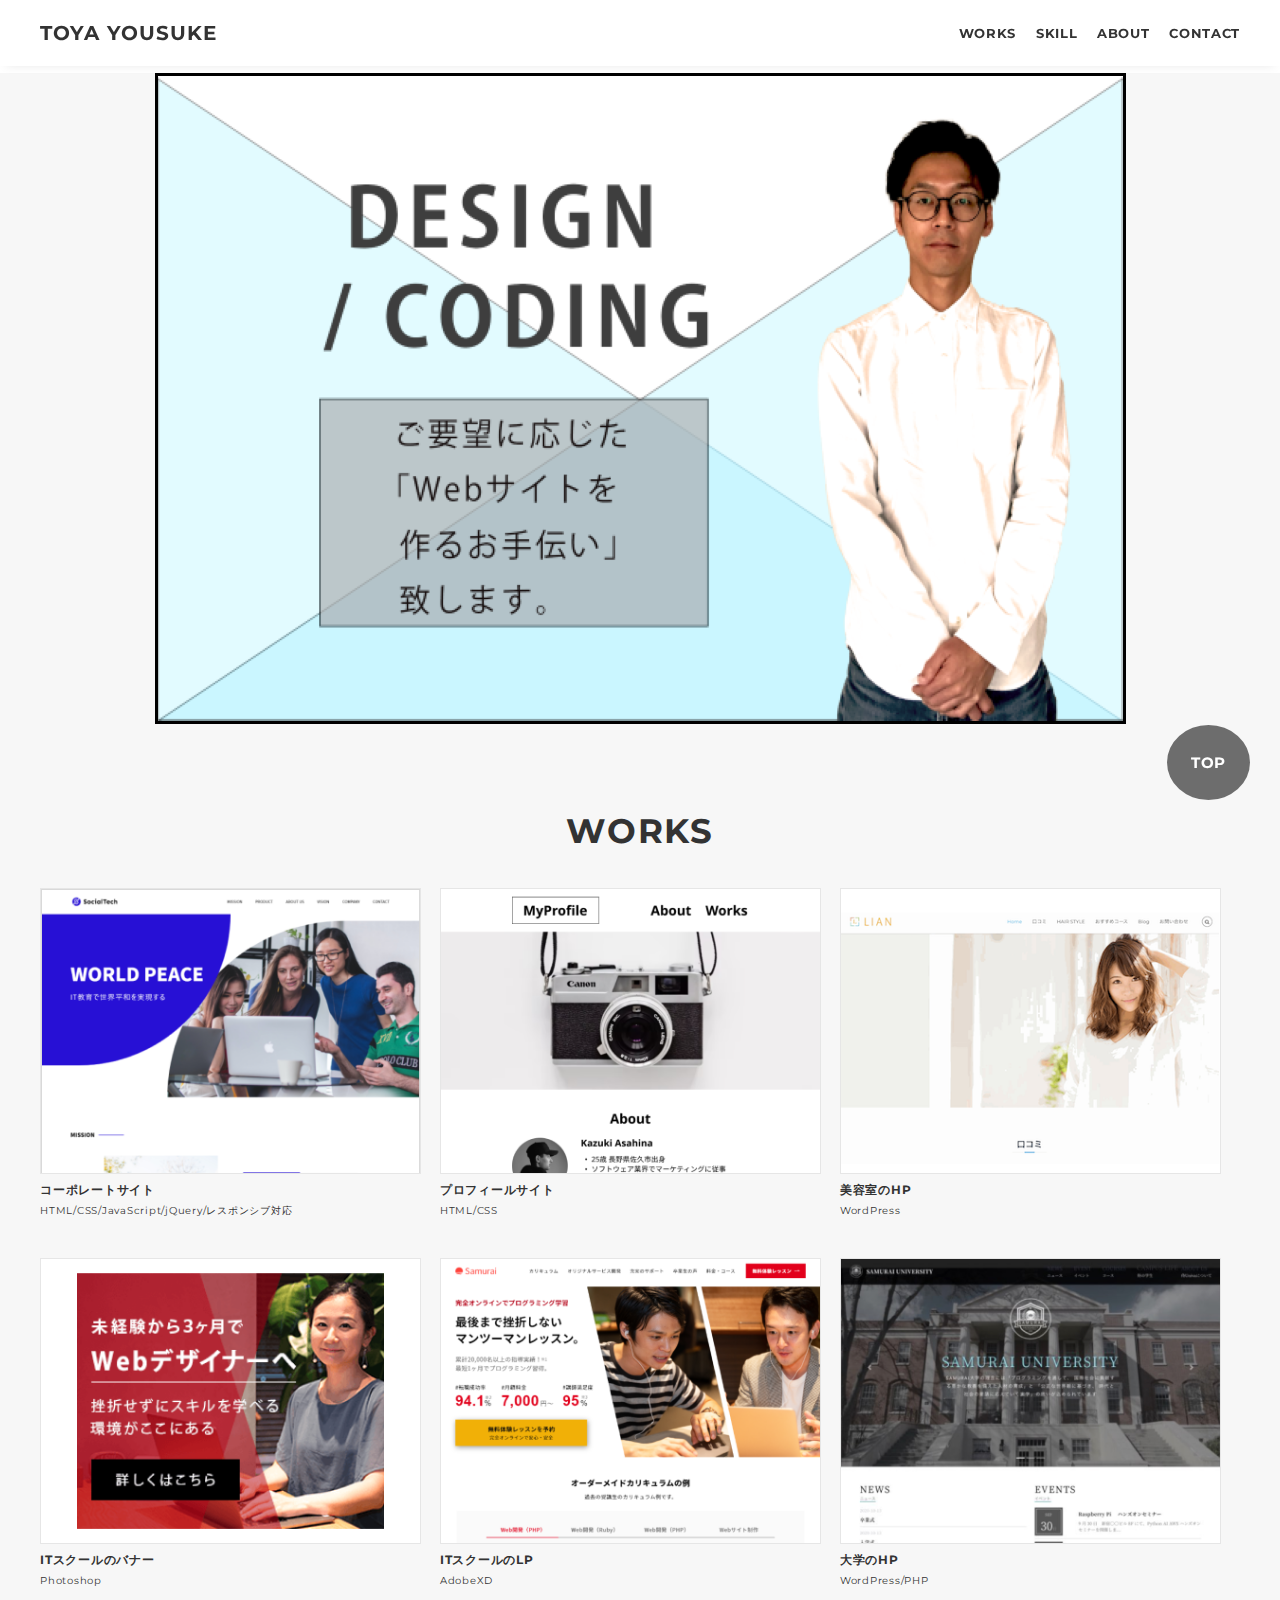
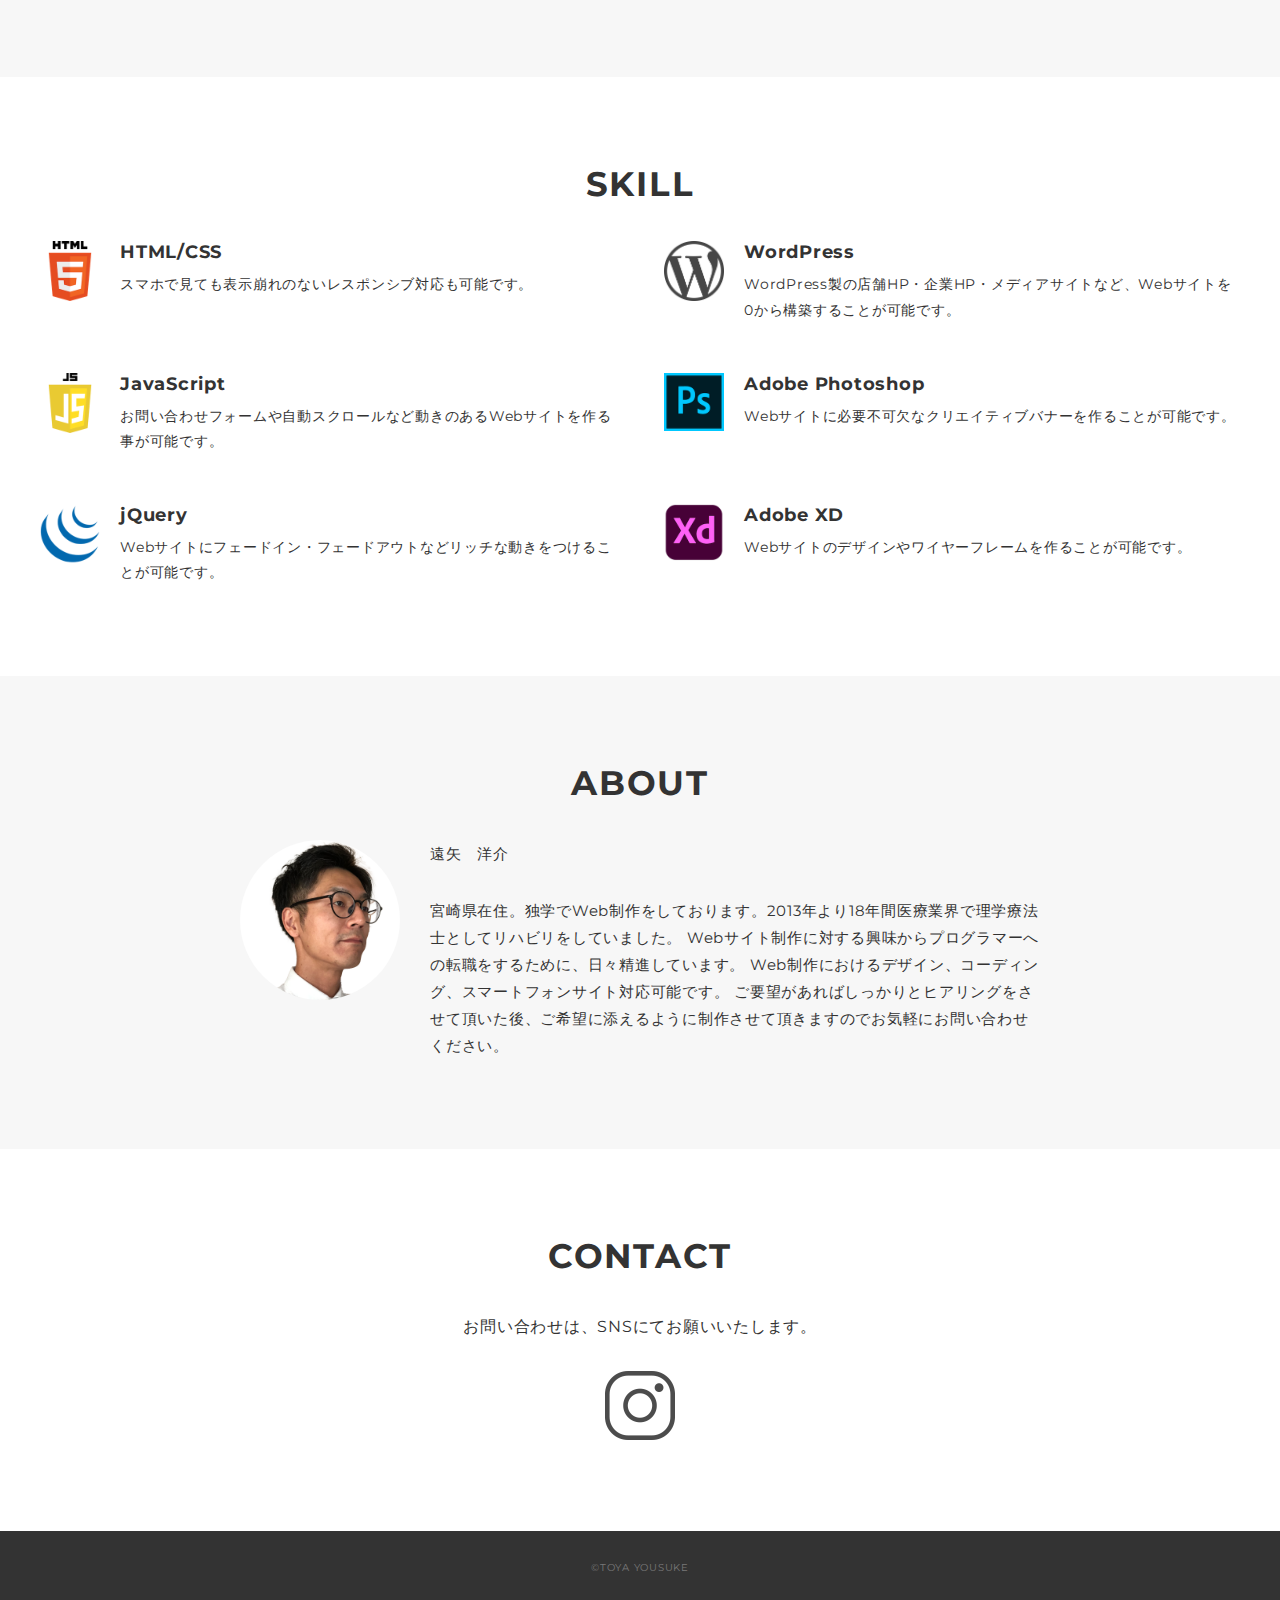
<file: index.html>
<!DOCTYPE html>
<html>
<head>
  <meta charset="utf-8">
  <meta name="viewport" content="width=device-width, initial-scale=1.0, maximum-scale=1.0, minimum-scale=1.0">
  <title>遠矢　洋介のポートフォリオ</title>
  <link rel="preconnect" href="https://fonts.gstatic.com">
  <link href="https://fonts.googleapis.com/css2?family=Montserrat:wght@400;700&display=swap" rel="stylesheet">
  <link href="https://fonts.googleapis.com/css?family=Material+Icons+Outlined" rel="stylesheet">
  <link href="css/ress.css" media="all" rel="stylesheet" type="text/css" />
  <link href="css/style.css" media="all" rel="stylesheet" type="text/css" />
</head>

<body>
  <div class="wrapper">

    <!-- header -->
    <header class="header ">
      <div class="container">
        <h1 class="header-logo">
          <a href="#">TOYA YOUSUKE</a>
        </h1>
        <nav class="gnav">
          <ul class="gnav-list">
            <li class="gnav-item"><a href="#works">WORKS</a></li>
            <li class="gnav-item"><a href="#skill">SKILL</a></li>
            <li class="gnav-item"><a href="#about">ABOUT</a></li>
            <li class="gnav-item"><a href="#contact">CONTACT</a></li>
          </ul>
        </nav>
      </div>
    </header>
    <!-- /header -->

    <main class="content">

      <!-- mv -->
      <div class="mv">
        <div class="mv-container">
          <img src="img/profile2.png" alt="プロフィール画像">
        </div>
      </div>
      <!-- /mv -->

      <!-- works -->
      <section class="works section" id="works">
        <div class="container">
          <h2 class="title">WORKS</h2>
          <div class="works-list">
            <a class="works-item" href="works-1.html">
              <div class="works-img"><img src="img/works/html1.png" alt="html1" /></div>
              <p class="works-name">コーポレートサイト</p>
              <p class="works-info">HTML/CSS/JavaScript/jQuery/レスポンシブ対応</p>
            </a>
            <a class="works-item" href="works-2.html">
              <div class="works-img"><img src="img/works/html2.png" alt="html2" /></div>
              <p class="works-name">プロフィールサイト</p>
              <p class="works-info">HTML/CSS</p>
            </a>
            <a class="works-item" href="works-3.html">
              <div class="works-img"><img src="img/works/wordpress1.png" alt="WordPress" /></div>
              <p class="works-name">美容室のHP</p>
              <p class="works-info">WordPress</p>
            </a>
            <a class="works-item" href="works-4.html">
              <div class="works-img"><img src="img/works/photoshop.png" alt="Photoshop" /></div>
              <p class="works-name">ITスクールのバナー</p>
              <p class="works-info">Photoshop</p>
            </a>
            <a class="works-item" href="works-5.html">
              <div class="works-img"><img src="img/works/xd.png" alt="AdobeXD" /></div>
              <p class="works-name">ITスクールのLP</p>
              <p class="works-info">AdobeXD</p>
            </a>
            <a class="works-item" href="works-6.html">
              <div class="works-img"><img src="img/works/wordpress2.png" alt="WordPress2" /></div>
              <p class="works-name">大学のHP</p>
              <p class="works-info">WordPress/PHP</p>
            </a>
          </div>
        </div>
      </section>
      <!-- /works -->

      <!-- skill -->
      <section class="skill section" id="skill">
        <div class="container">
          <h2 class="title">SKILL</h2>
          <div class="skill-list">
            <div class="skill-item">
              <p class="skill-img"><img src="img/skills/html.png" alt="html"></p>
              <div class="skill-body">
                <h3 class="skill-name">HTML/CSS</h3>
                <p class="skill-text">
                  スマホで見ても表示崩れのないレスポンシブ対応も可能です。</p>
              </div>
            </div>
            <div class="skill-item">
              <p class="skill-img"><img src="img/skills/wordpress.png" alt="wordpress"></p>
              <div class="skill-body">
                <h3 class="skill-name">WordPress</h3>
                <p class="skill-text">
                  WordPress製の店舗HP・企業HP・メディアサイトなど、Webサイトを0から構築することが可能です。</p>
              </div>
            </div>
            <div class="skill-item">
              <p class="skill-img"><img src="img/skills/js.png" alt="javascript"></p>
              <div class="skill-body">
                <h3 class="skill-name">JavaScript</h3>
                <p class="skill-text">
                  お問い合わせフォームや自動スクロールなど動きのあるWebサイトを作る事が可能です。</p>
              </div>
            </div>
            <div class="skill-item">
              <p class="skill-img"><img src="img/skills/photoshop.png" alt="photoshop"></p>
              <div class="skill-body">
                <h3 class="skill-name">Adobe Photoshop</h3>
                <p class="skill-text">
                  Webサイトに必要不可欠なクリエイティブバナーを作ることが可能です。</p>
              </div>
            </div>
            <div class="skill-item">
              <p class="skill-img"><img src="img/skills/jquery.png" alt="jquery"></p>
              <div class="skill-body">
                <h3 class="skill-name">jQuery</h3>
                <p class="skill-text">
                  Webサイトにフェードイン・フェードアウトなどリッチな動きをつけることが可能です。</p>
              </div>
            </div>
            <div class="skill-item">
              <p class="skill-img"><img src="img/skills/xd.png" alt="adobexd"></p>
              <div class="skill-body">
                <h3 class="skill-name">Adobe XD</h3>
                <p class="skill-text">
                  Webサイトのデザインやワイヤーフレームを作ることが可能です。</p>
              </div>
            </div>
          </div>
        </div>
      </section>
      <!-- /skill -->

      <!-- about -->
      <section class="about section" id="about">
        <div class="container">
          <h2 class="title">ABOUT</h2>
          <div class="profile">
            <p class="profile-img">
              <img src="img/face.png" alt="about">
            </p>
            <div class="profile-body">
              <p>
                遠矢　洋介
              </p>
              <p>
                宮崎県在住。独学でWeb制作をしております。2013年より18年間医療業界で理学療法士としてリハビリをしていました。
                Webサイト制作に対する興味からプログラマーへの転職をするために、日々精進しています。
                Web制作におけるデザイン、コーディング、スマートフォンサイト対応可能です。
                ご要望があればしっかりとヒアリングをさせて頂いた後、ご希望に添えるように制作させて頂きますのでお気軽にお問い合わせください。
              </p>
              
            </div>
          </div>
        </div>
      </section>
      <!-- /about -->

      <!-- contact -->
      <section class="contact section" id="contact">
        <div class="container">
          <h2 class="title">CONTACT</h2>
          <p class="lead">
            お問い合わせは、<br class="sp-only">SNSにてお願いいたします。
          </p>
          <div class="contact-list">
            <a href="http://instagram.com/" target="_blank">
              <img src="img/icon_instagram.gif" alt="Instagram">
            </a>
            <!-- <a href="http://facebook.com/" target="_blank">
              <img src="img/icon_facebook.gif" alt="Facebook">
            </a> -->
          </div>
        </div>
      </section>
      <!-- /contact -->
    </main>

    <!-- footer -->
    <footer class="footer">
      <div class="copyright">&copy;TOYA YOUSUKE</div>
    </footer>
    <!-- /footer -->

    <!-- TOPへ戻る -->
    <a href="#" id="page-top">TOP</a>
  </div>

  <script src="https://ajax.googleapis.com/ajax/libs/jquery/3.6.0/jquery.min.js"></script>
  <script type='text/javascript' src="js/script.js"></script>
</body>
</html>
</file>
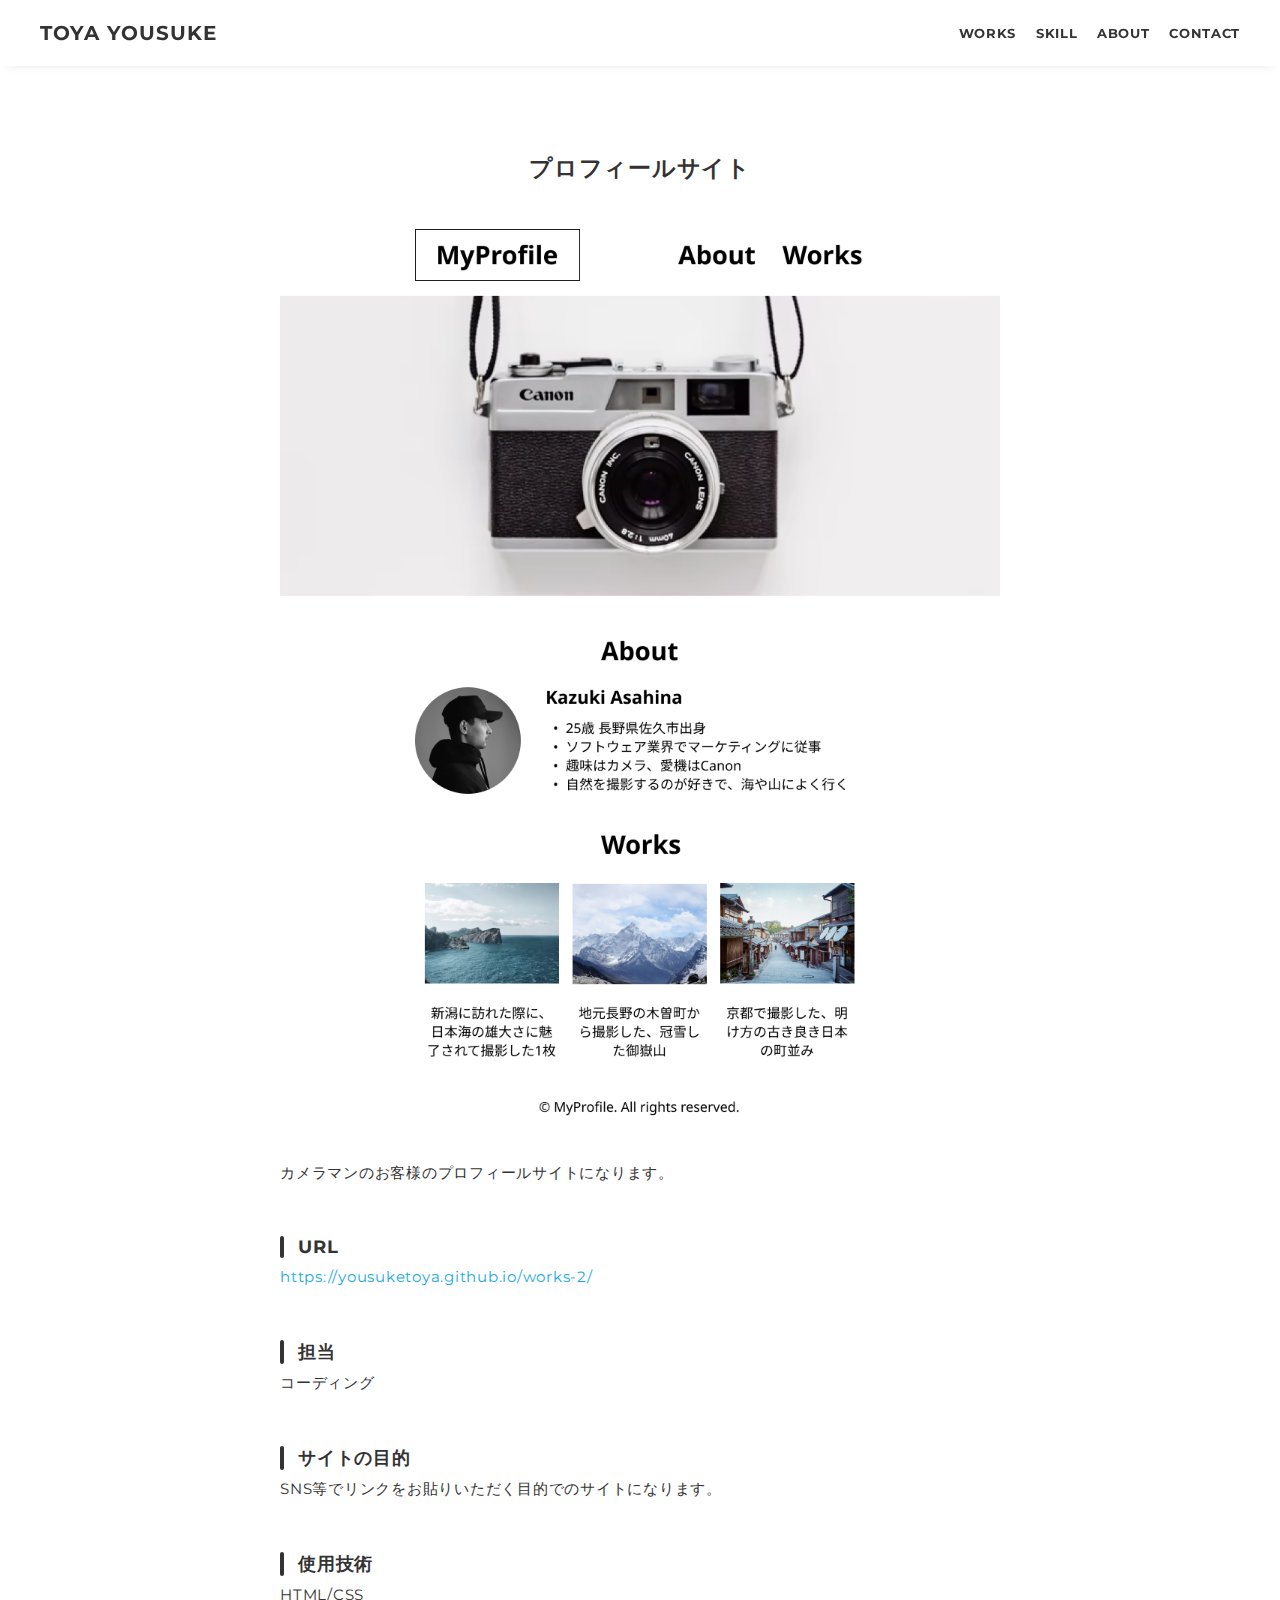
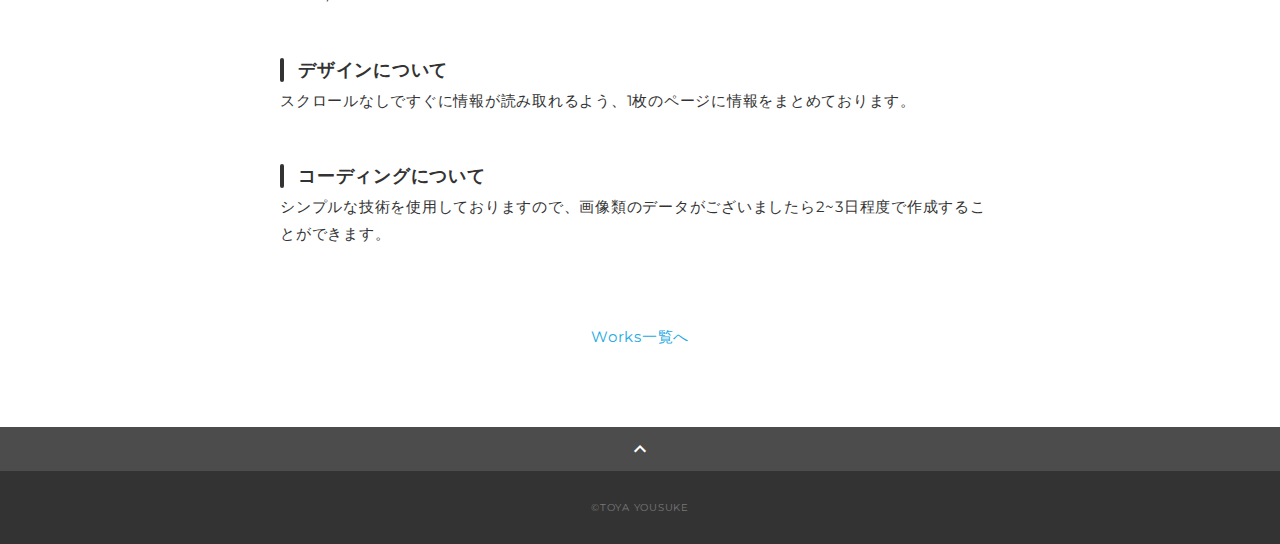
<file: works-2.html>
<!DOCTYPE html>
<html>
<head>
  <meta charset="utf-8">
  <meta name="viewport" content="width=device-width, initial-scale=1.0, maximum-scale=1.0, minimum-scale=1.0">
  <title>TOYA ポートフォリオ works-2</title>
  <link rel="preconnect" href="https://fonts.gstatic.com">
  <link href="https://fonts.googleapis.com/css2?family=Montserrat:wght@400;700&display=swap" rel="stylesheet">
  <link href="https://fonts.googleapis.com/css?family=Material+Icons+Outlined" rel="stylesheet">
  <link href="css/ress.css" media="all" rel="stylesheet" type="text/css" />
  <link href="css/style.css" media="all" rel="stylesheet" type="text/css" />
</head>

<body>
  <div class="wrapper">

    <!-- header -->
    <header class="header ">
      <div class="container">
        <h1 class="header-logo">
          <a href="index.html">TOYA YOUSUKE</a>
        </h1>
        <nav class="gnav">
          <ul class="gnav-list">
            <li class="gnav-item"><a href="index.html#works">WORKS</a></li>
            <li class="gnav-item"><a href="index.html#skill">SKILL</a></li>
            <li class="gnav-item"><a href="index.html#about">ABOUT</a></li>
            <li class="gnav-item"><a href="index.html#contact">CONTACT</a></li>
          </ul>
        </nav>
      </div>
    </header>
    <!-- /header -->

    <main class="content">

      <article class="article">
        <div class="article-container">
          <h2 class="article-title">プロフィールサイト</h2>
          <div class="article-body">
            <p>
              <img src="img/works-detail/works-2_pc.png" alt="">
            </p>
            <p>
              カメラマンのお客様のプロフィールサイトになります。
            </p>
            <h3>URL</h3>
            <p><a href="https://yousuketoya.github.io/works-2/" target="_blank" rel="noopener">https://yousuketoya.github.io/works-2/</a></p>
            <h3>担当</h3>
            <p>コーディング</p>
            <h3>サイトの目的</h3>
            <p>SNS等でリンクをお貼りいただく目的でのサイトになります。</p>
            <h3>使用技術</h3>
            <p>HTML/CSS</p>
            <h3>デザインについて</h3>
            <p>
              スクロールなしですぐに情報が読み取れるよう、1枚のページに情報をまとめております。
            </p>
            <h3>コーディングについて</h3>
            <p>
              シンプルな技術を使用しておりますので、画像類のデータがございましたら2~3日程度で作成することができます。
            </p>
          </div>
          <div class="home-link">
            <a href="index.html#works">Works一覧へ</a>
          </div>
        </div>
      </article>

      <div class="page-top" id="js-page-top">
        <span class="material-icons-outlined">expand_less</span>
      </div>
    </main>

    <!-- footer -->
    <footer class="footer">
      <div class="copyright">&copy;TOYA YOUSUKE</div>
    </footer>
    <!-- /footer -->

  </div>
  <script src="https://ajax.googleapis.com/ajax/libs/jquery/3.6.0/jquery.min.js"></script>
  <script type='text/javascript' src="js/script.js"></script>
</body>
</html>
</file>
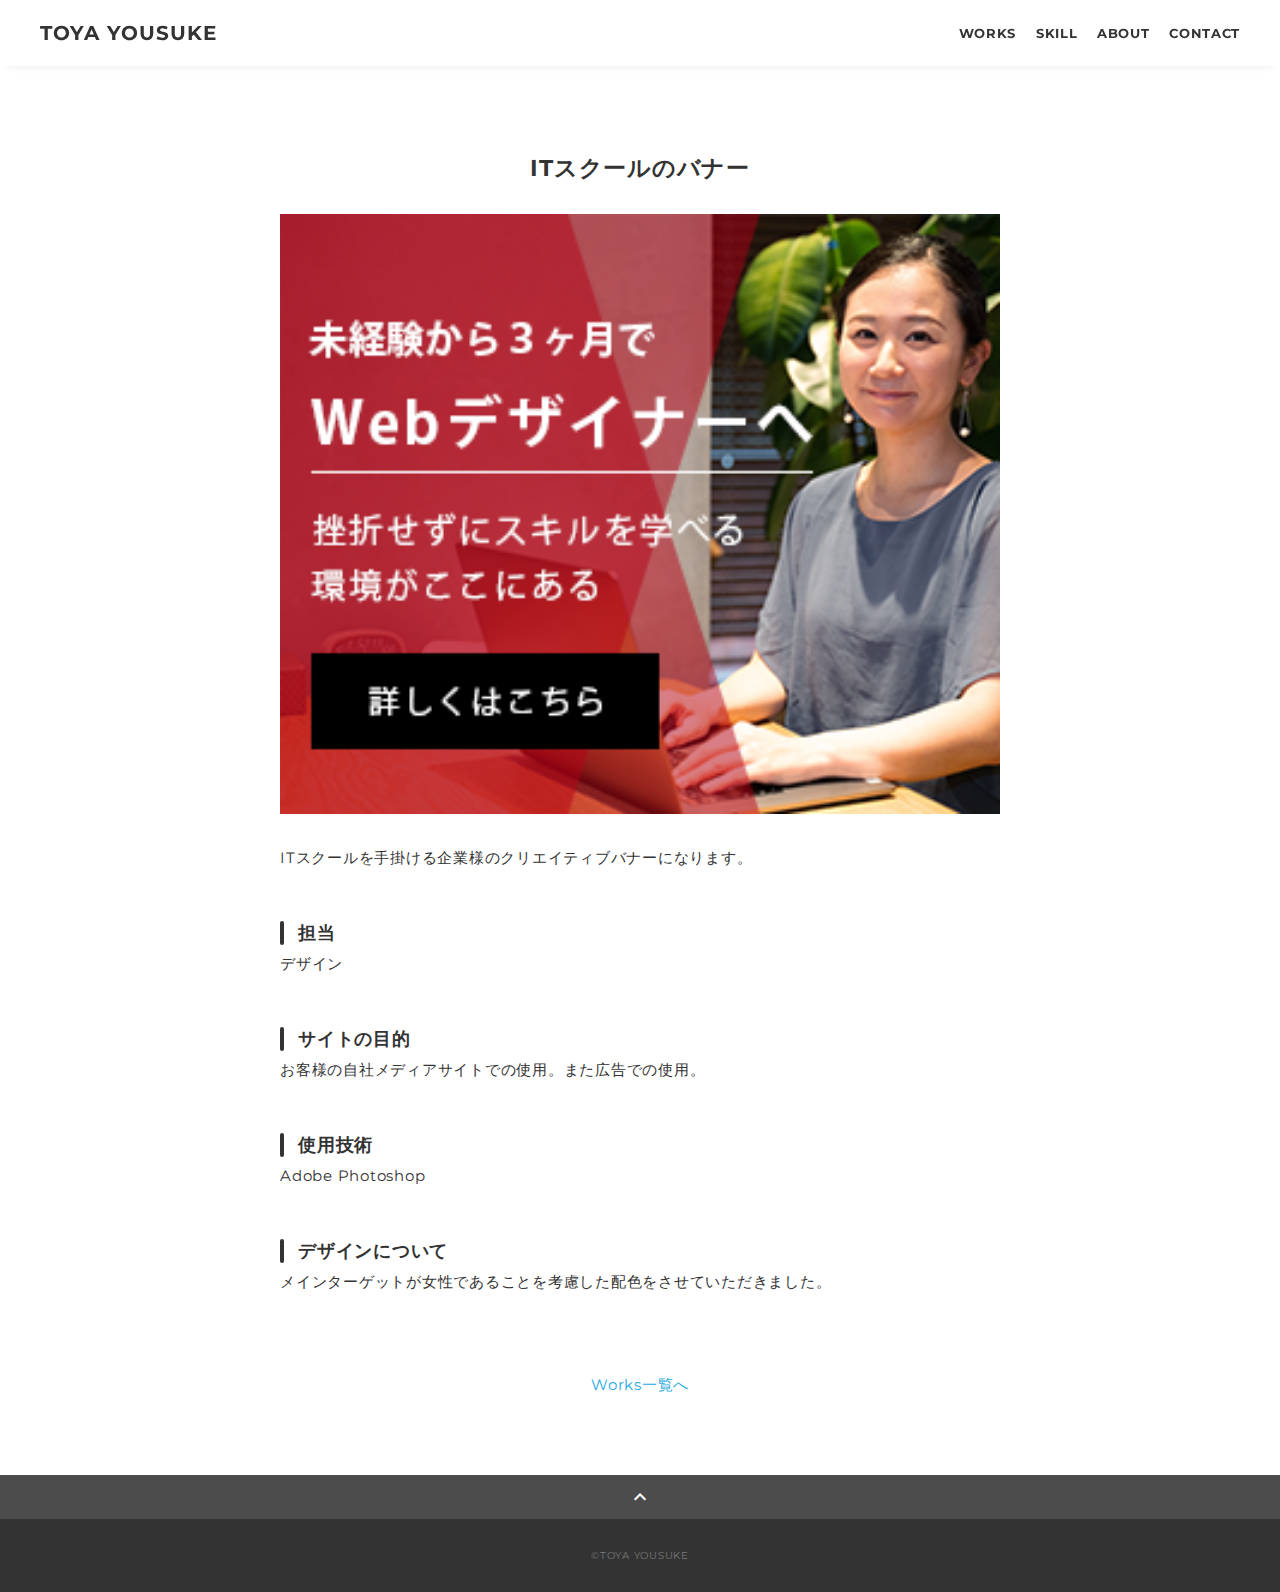
<file: works-4.html>
<!DOCTYPE html>
<html>
<head>
  <meta charset="utf-8">
  <meta name="viewport" content="width=device-width, initial-scale=1.0, maximum-scale=1.0, minimum-scale=1.0">
  <title>TOYA ポートフォリオ works-4</title>
  <link rel="preconnect" href="https://fonts.gstatic.com">
  <link href="https://fonts.googleapis.com/css2?family=Montserrat:wght@400;700&display=swap" rel="stylesheet">
  <link href="https://fonts.googleapis.com/css?family=Material+Icons+Outlined" rel="stylesheet">
  <link href="css/ress.css" media="all" rel="stylesheet" type="text/css" />
  <link href="css/style.css" media="all" rel="stylesheet" type="text/css" />
</head>

<body>
  <div class="wrapper">

    <!-- header -->
    <header class="header ">
      <div class="container">
        <h1 class="header-logo">
          <a href="index.html">TOYA YOUSUKE</a>
        </h1>
        <nav class="gnav">
          <ul class="gnav-list">
            <li class="gnav-item"><a href="index.html#works">WORKS</a></li>
            <li class="gnav-item"><a href="index.html#skill">SKILL</a></li>
            <li class="gnav-item"><a href="index.html#about">ABOUT</a></li>
            <li class="gnav-item"><a href="index.html#contact">CONTACT</a></li>
          </ul>
        </nav>
      </div>
    </header>
    <!-- /header -->

    <main class="content">

      <article class="article">
        <div class="article-container">
          <h2 class="article-title">ITスクールのバナー</h2>
          <div class="article-body">
            <p style="text-align: center;">
              <img src="img/works-detail/works-4.png" alt="">
            </p>
            <p>
              ITスクールを手掛ける企業様のクリエイティブバナーになります。
            </p>
            
            <h3>担当</h3>
            <p>デザイン</p>
            <h3>サイトの目的</h3>
            <p>お客様の自社メディアサイトでの使用。また広告での使用。</p>
            <h3>使用技術</h3>
            <p>Adobe Photoshop</p>
            <h3>デザインについて</h3>
            <p>
              メインターゲットが女性であることを考慮した配色をさせていただきました。
            </p>
          </div>
          <div class="home-link">
            <a href="index.html#works">Works一覧へ</a>
          </div>
        </div>
      </article>

      <div class="page-top" id="js-page-top">
        <span class="material-icons-outlined">expand_less</span>
      </div>
    </main>

    <!-- footer -->
    <footer class="footer">
      <div class="copyright">&copy;TOYA YOUSUKE</div>
    </footer>
    <!-- /footer -->

  </div>
  <script src="https://ajax.googleapis.com/ajax/libs/jquery/3.6.0/jquery.min.js"></script>
  <script type='text/javascript' src="js/script.js"></script>
</body>
</html>
</file>
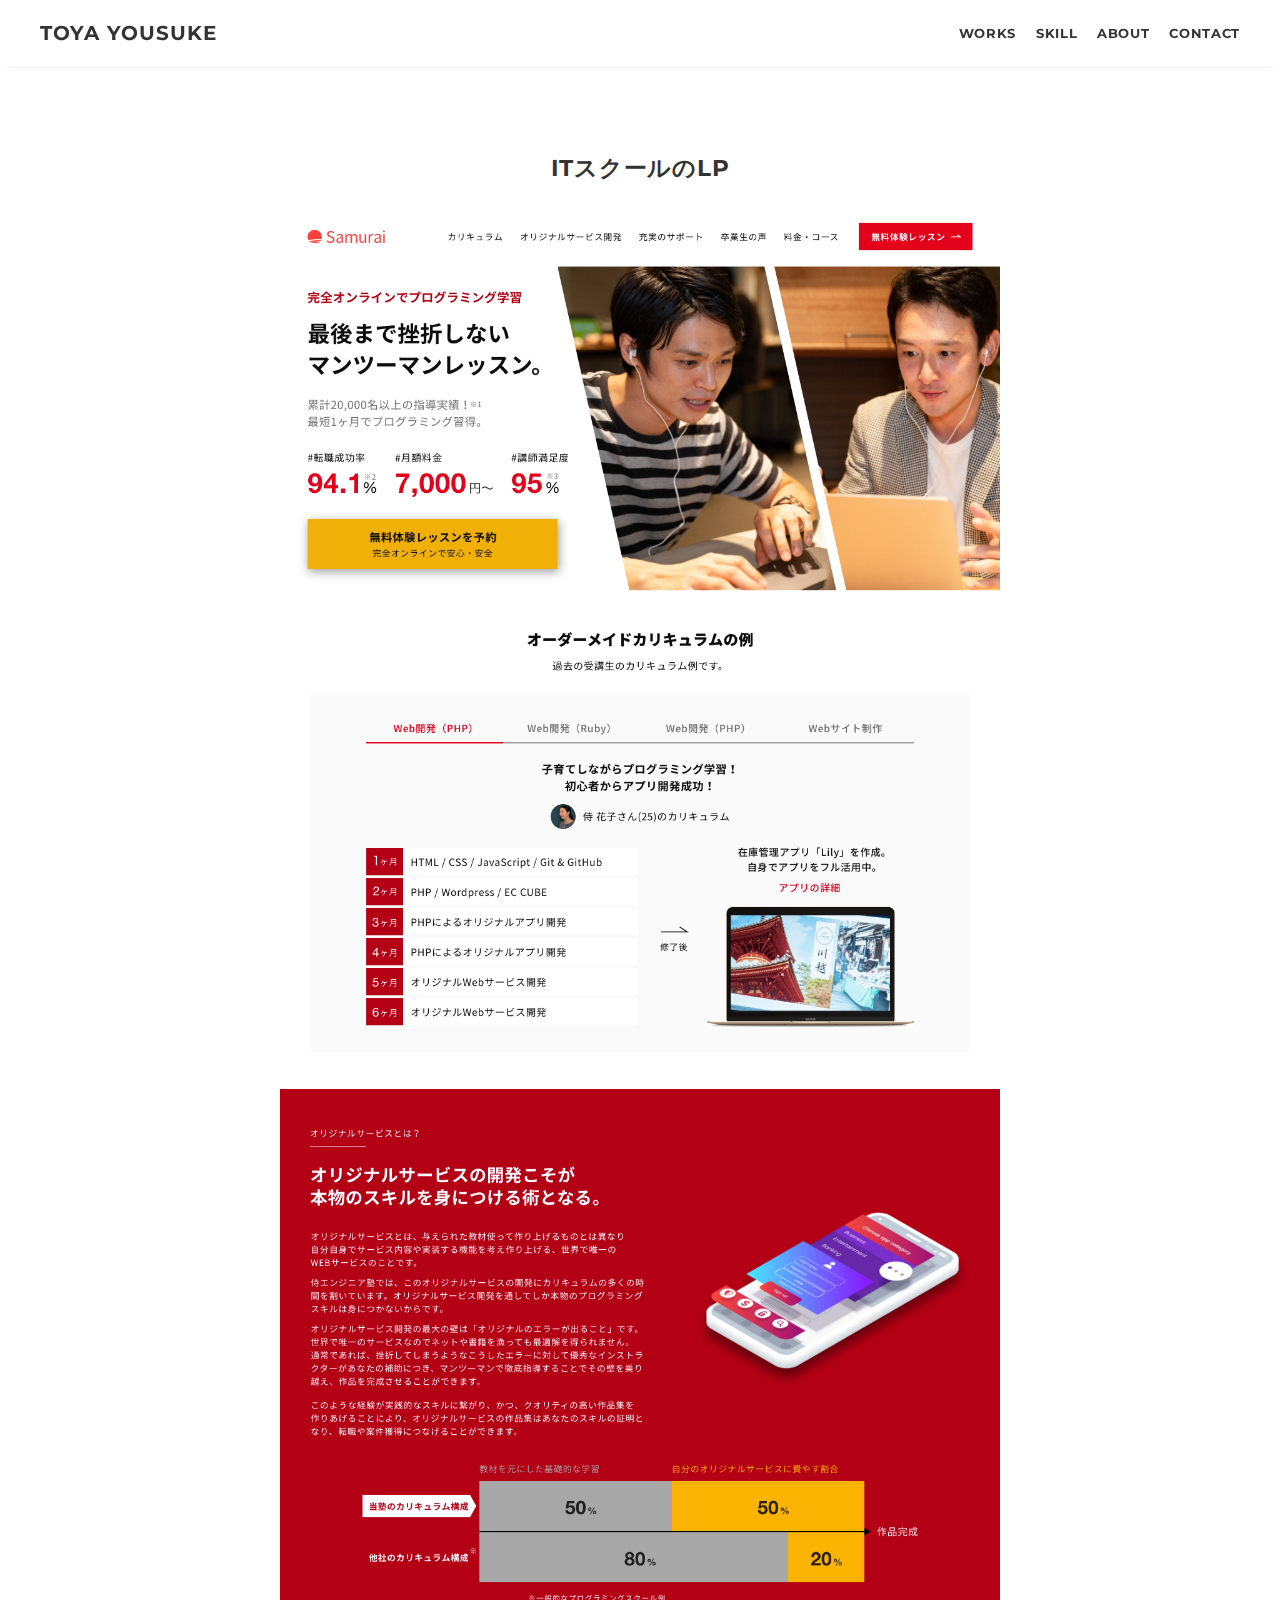
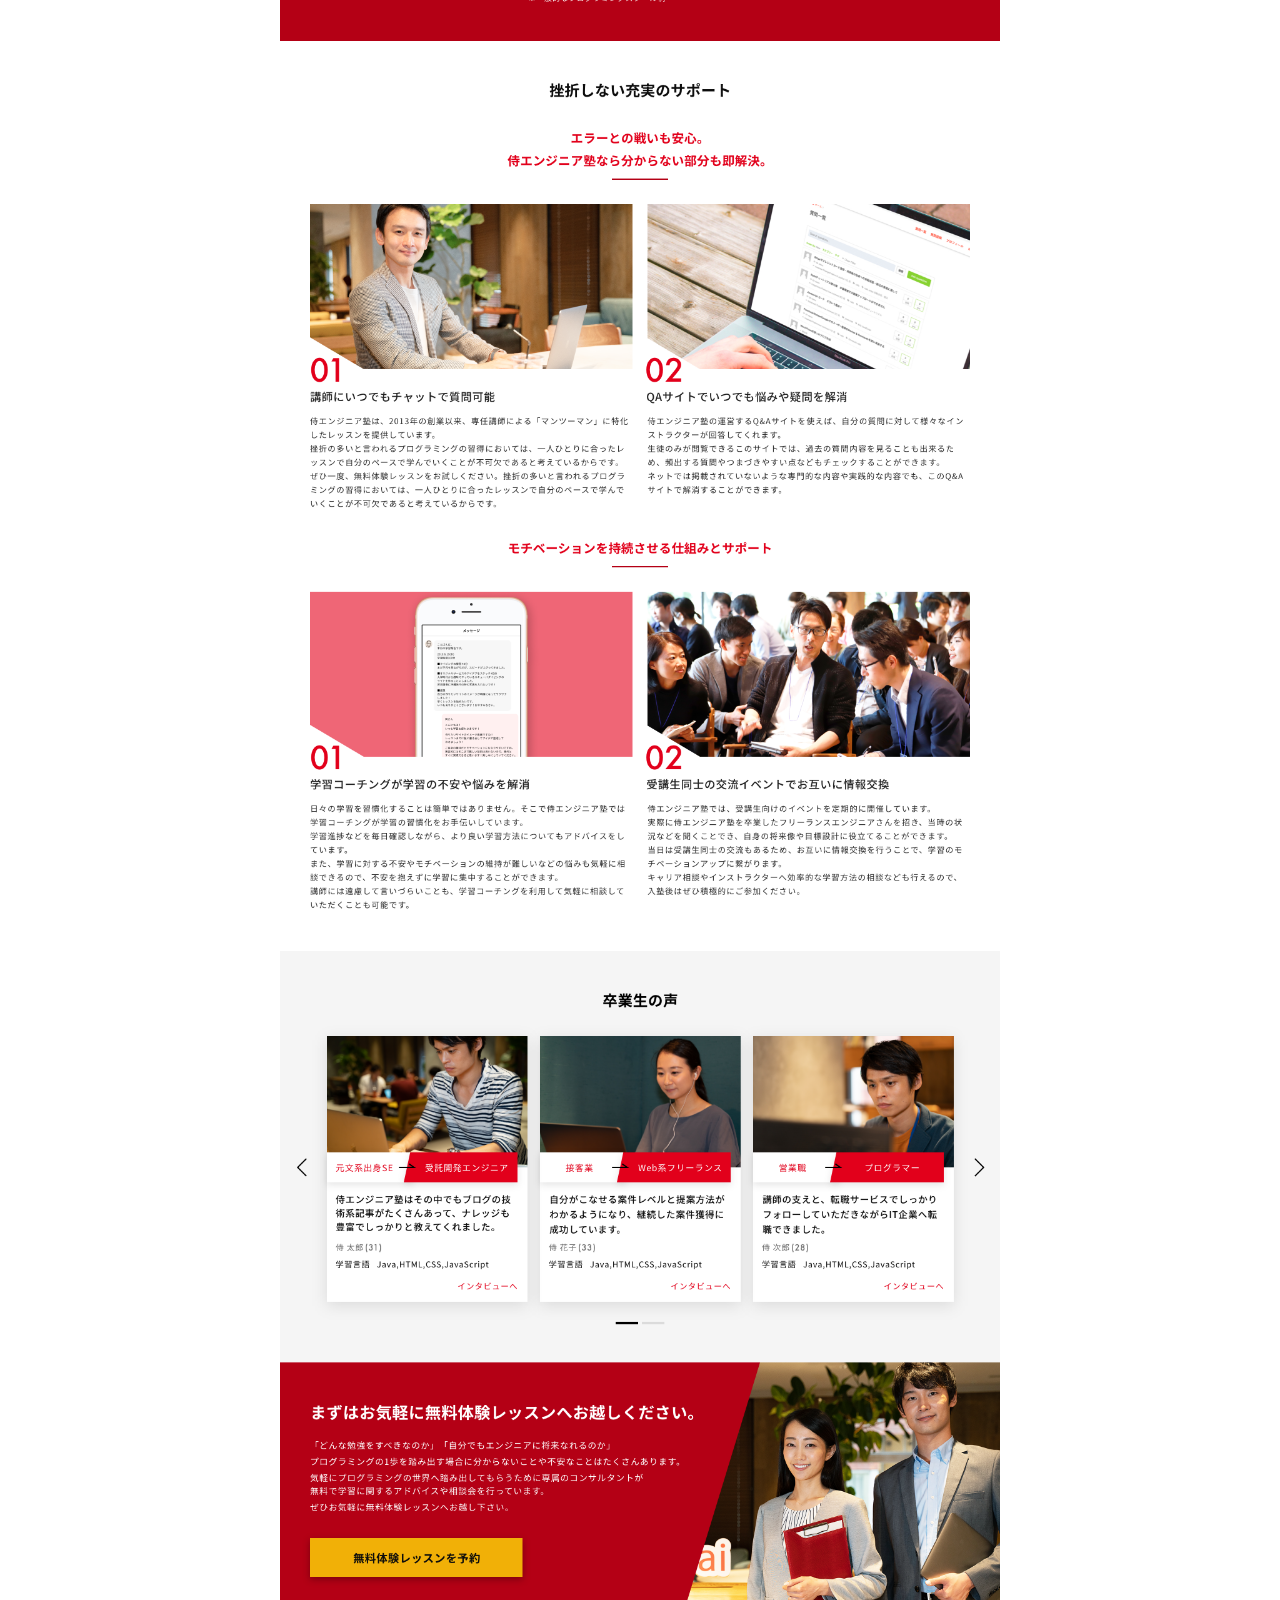
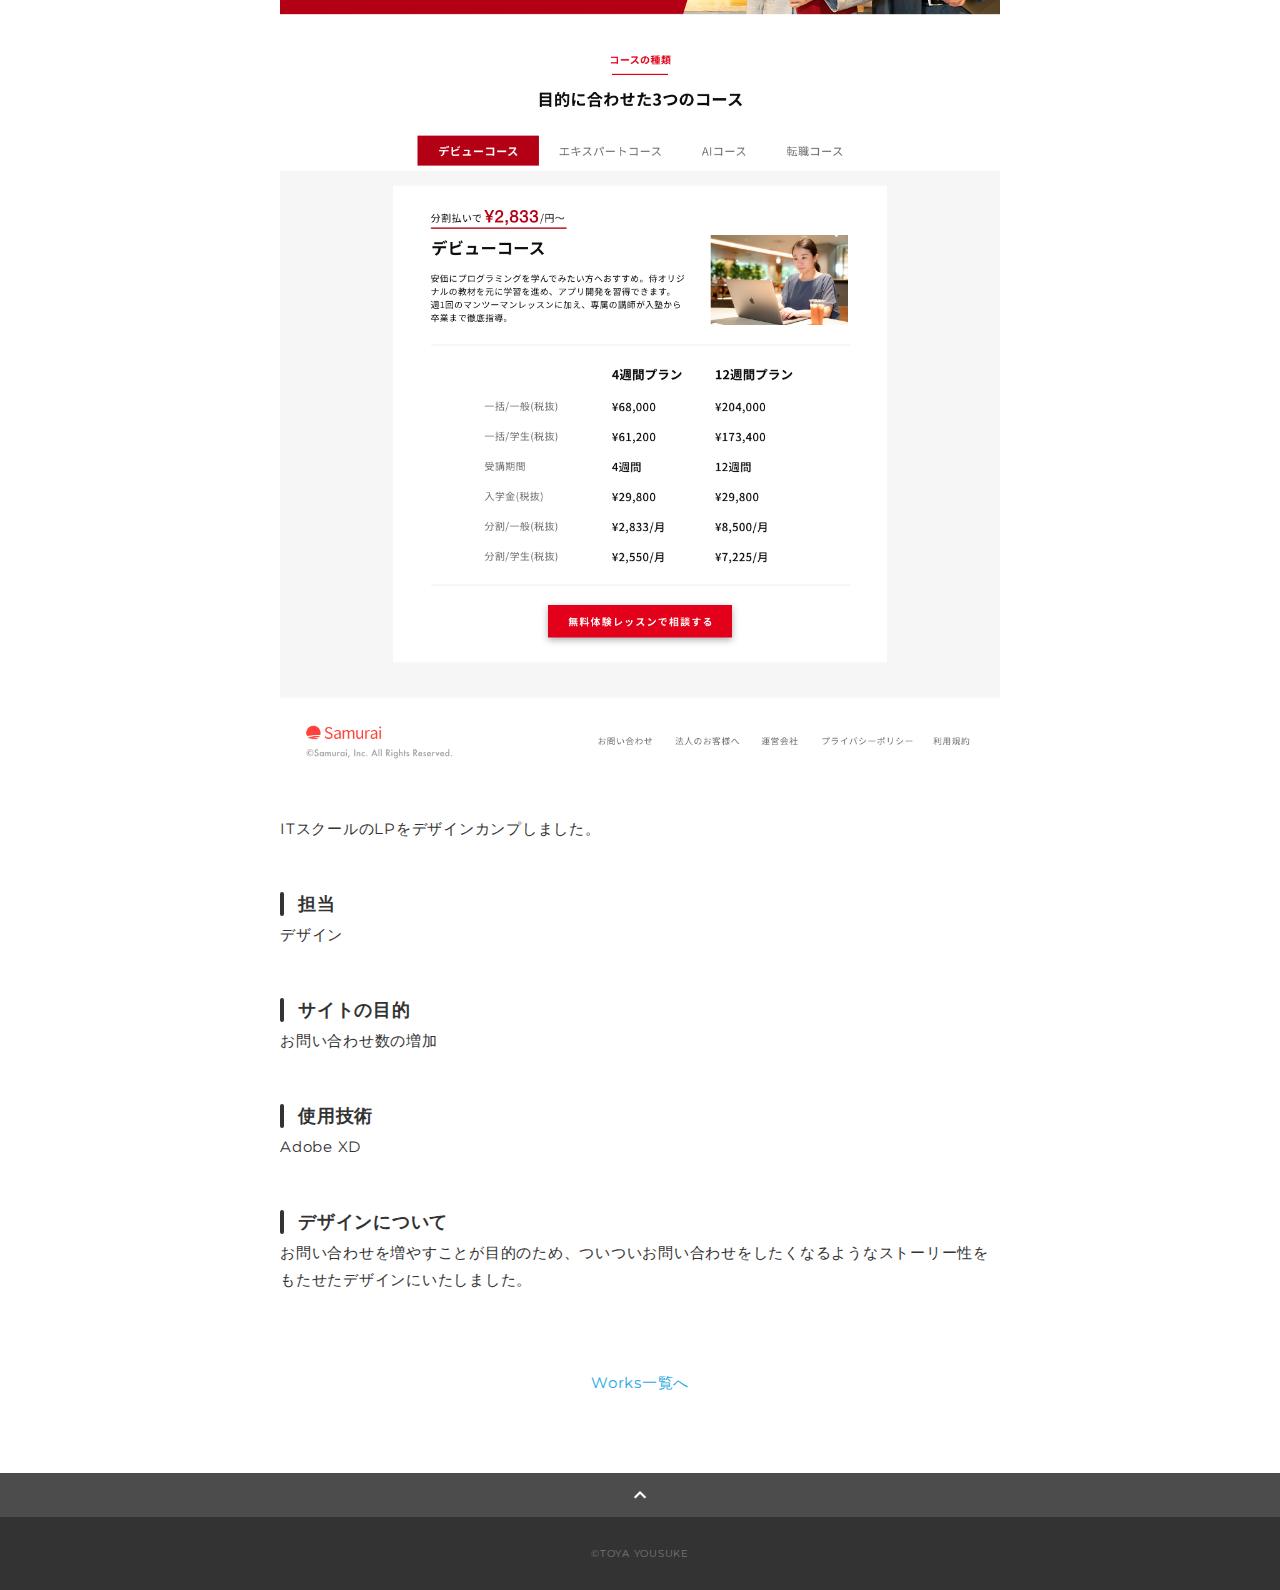
<file: works-5.html>
<!DOCTYPE html>
<html>
<head>
  <meta charset="utf-8">
  <meta name="viewport" content="width=device-width, initial-scale=1.0, maximum-scale=1.0, minimum-scale=1.0">
  <title>TOYA ポートフォリオ works-5</title>
  <link rel="preconnect" href="https://fonts.gstatic.com">
  <link href="https://fonts.googleapis.com/css2?family=Montserrat:wght@400;700&display=swap" rel="stylesheet">
  <link href="https://fonts.googleapis.com/css?family=Material+Icons+Outlined" rel="stylesheet">
  <link href="css/ress.css" media="all" rel="stylesheet" type="text/css" />
  <link href="css/style.css" media="all" rel="stylesheet" type="text/css" />
</head>

<body>
  <div class="wrapper">

    <!-- header -->
    <header class="header ">
      <div class="container">
        <h1 class="header-logo">
          <a href="index.html">TOYA YOUSUKE</a>
        </h1>
        <nav class="gnav">
          <ul class="gnav-list">
            <li class="gnav-item"><a href="index.html#works">WORKS</a></li>
            <li class="gnav-item"><a href="index.html#skill">SKILL</a></li>
            <li class="gnav-item"><a href="index.html#about">ABOUT</a></li>
            <li class="gnav-item"><a href="index.html#contact">CONTACT</a></li>
          </ul>
        </nav>
      </div>
    </header>
    <!-- /header -->

    <main class="content">

      <article class="article">
        <div class="article-container">
          <h2 class="article-title">ITスクールのLP</h2>
          <div class="article-body">
            <p>
              <img src="img/works-detail/works-5.png" alt="">
            </p>
            <p>
              ITスクールのLPをデザインカンプしました。
            </p>
            
            <h3>担当</h3>
            <p>デザイン</p>
            <h3>サイトの目的</h3>
            <p>お問い合わせ数の増加</p>
            <h3>使用技術</h3>
            <p>Adobe XD</p>
            <h3>デザインについて</h3>
            <p>
              お問い合わせを増やすことが目的のため、ついついお問い合わせをしたくなるようなストーリー性をもたせたデザインにいたしました。
            </p>
          </div>
          <div class="home-link">
            <a href="index.html#works">Works一覧へ</a>
          </div>
        </div>
      </article>

      <div class="page-top" id="js-page-top">
        <span class="material-icons-outlined">expand_less</span>
      </div>
    </main>

    <!-- footer -->
    <footer class="footer">
      <div class="copyright">&copy;TOYA YOUSUKE</div>
    </footer>
    <!-- /footer -->

  </div>
  <script src="https://ajax.googleapis.com/ajax/libs/jquery/3.6.0/jquery.min.js"></script>
  <script type='text/javascript' src="js/script.js"></script>
</body>
</html>
</file>
<file: css/ress.css>
/*!
 * ress.css • v3.0.1
 * MIT License
 * github.com/filipelinhares/ress
 */

/* # =================================================================
   # Global selectors
   # ================================================================= */

html {
  box-sizing: border-box;
  word-break: normal;
  -moz-tab-size: 4;
  tab-size: 4;

  -webkit-text-size-adjust: 100%; /* Prevent adjustments of font size after orientation changes in iOS */
}

*,
::before,
::after {
  box-sizing: inherit;
  background-repeat: no-repeat; /* Set `background-repeat: no-repeat` to all elements and pseudo elements */
}

::before,
::after {
  vertical-align: inherit;
  text-decoration: inherit; /* Inherit text-decoration and vertical align to ::before and ::after pseudo elements */
}

* {
  margin: 0;
  padding: 0; /* Reset `padding` and `margin` of all elements */
}

/* # =================================================================
   # General elements
   # ================================================================= */

hr {
  overflow: visible; /* Show the overflow in Edge and IE */
  height: 0; /* Add the correct box sizing in Firefox */
}

details,
main {
  display: block; /* Render the `main` element consistently in IE. */
}

summary {
  display: list-item; /* Add the correct display in all browsers */
}

small {
  font-size: 80%; /* Set font-size to 80% in `small` elements */
}

[hidden] {
  display: none; /* Add the correct display in IE */
}

abbr[title] {
  /* Add the correct text decoration in Chrome, Edge, IE, Opera, and Safari */
  text-decoration: underline;
  text-decoration: underline dotted;
  border-bottom: none; /* Remove the bottom border in Chrome 57 */
}

a {
  background-color: transparent; /* Remove the gray background on active links in IE 10 */
}

a:active,
a:hover {
  outline-width: 0; /* Remove the outline when hovering in all browsers */
}

code,
kbd,
pre,
samp {
  font-family: monospace, monospace; /* Specify the font family of code elements */
}

pre {
  font-size: 1em; /* Correct the odd `em` font sizing in all browsers */
}

b,
strong {
  font-weight: bolder; /* Add the correct font weight in Chrome, Edge, and Safari */
}

/* https://gist.github.com/unruthless/413930 */
sub,
sup {
  position: relative;
  font-size: 75%;
  line-height: 0;
  vertical-align: baseline;
}

sub {
  bottom: -.25em;
}

sup {
  top: -.5em;
}

/* # =================================================================
   # Forms
   # ================================================================= */

input {
  border-radius: 0;
}

/* Replace pointer cursor in disabled elements */
[disabled] {
  cursor: default;
}

[type="number"]::-webkit-container-spin-button,
[type="number"]::-webkit-outer-spin-button {
  height: auto; /* Correct the cursor style of increment and decrement buttons in Chrome */
}

[type="search"] {
  outline-offset: -2px; /* Correct the outline style in Safari */

  -webkit-appearance: textfield; /* Correct the odd appearance in Chrome and Safari */
}

[type="search"]::-webkit-search-decoration {
  -webkit-appearance: none; /* Remove the container padding in Chrome and Safari on macOS */
}

textarea {
  overflow: auto; /* Internet Explorer 11+ */
  resize: vertical; /* Specify textarea resizability */
}

button,
input,
optgroup,
select,
textarea {
  font: inherit; /* Specify font inheritance of form elements */
}

optgroup {
  font-weight: bold; /* Restore the font weight unset by the previous rule */
}

button {
  overflow: visible; /* Address `overflow` set to `hidden` in IE 8/9/10/11 */
}

button,
select {
  text-transform: none; /* Firefox 40+, Internet Explorer 11- */
}

/* Apply cursor pointer to button elements */
button,
[type="button"],
[type="reset"],
[type="submit"],
[role="button"] {
  cursor: pointer;
  color: inherit;
}

/* Remove container padding and border in Firefox 4+ */
button::-moz-focus-container,
[type="button"]::-moz-focus-container,
[type="reset"]::-moz-focus-container,
[type="submit"]::-moz-focus-container {
  padding: 0;
  border-style: none;
}

/* Replace focus style removed in the border reset above */
button:-moz-focusring,
[type="button"]::-moz-focus-container,
[type="reset"]::-moz-focus-container,
[type="submit"]::-moz-focus-container {
  outline: 1px dotted ButtonText;
}

button,
html [type="button"],
/* Prevent a WebKit bug where (2) destroys native `audio` and `video`controls in Android 4 */
[type="reset"],
[type="submit"] {
  -webkit-appearance: button; /* Correct the inability to style clickable types in iOS */
}

/* Remove the default button styling in all browsers */
button,
input,
select,
textarea {
  border-style: none;
  background-color: transparent;
}

/* Style select like a standard input */
select {
  -webkit-appearance: none; /* Chrome 41+ */
  -moz-appearance: none; /* Firefox 36+ */
}

select::-ms-expand {
  display: none; /* Internet Explorer 11+ */
}

select::-ms-value {
  color: currentColor; /* Internet Explorer 11+ */
}

legend {
  display: table; /* Correct the text wrapping in Edge and IE */
  max-width: 100%; /* Correct the text wrapping in Edge and IE */
  max-width: 100%; /* Correct the text wrapping in Edge 18- and IE */
  white-space: normal; /* Correct the text wrapping in Edge and IE */
  color: inherit; /* Correct the color inheritance from `fieldset` elements in IE */
  border: 0; /* Correct `color` not being inherited in IE 8/9/10/11 */
}

::-webkit-file-upload-button {
  font: inherit; /* Change font properties to `inherit` in Chrome and Safari */
  color: inherit;
  /* Correct the inability to style clickable types in iOS and Safari */

  -webkit-appearance: button;
}

/* # =================================================================
   # Specify media element style
   # ================================================================= */

img {
  border-style: none; /* Remove border when inside `a` element in IE 8/9/10 */
}

/* Add the correct vertical alignment in Chrome, Firefox, and Opera */
progress {
  vertical-align: baseline;
}

/* # =================================================================
   # Accessibility
   # ================================================================= */

/* Hide content from screens but not screenreaders */
@media screen {
  [hidden~="screen"] {
    display: inherit;
  }
  [hidden~="screen"]:not(:active):not(:focus):not(:target) {
    position: absolute !important;
    clip: rect(0 0 0 0) !important;
  }
}

/* Specify the progress cursor of updating elements */
[aria-busy="true"] {
  cursor: progress;
}

/* Specify the pointer cursor of trigger elements */
[aria-controls] {
  cursor: pointer;
}

/* Specify the unstyled cursor of disabled, not-editable, or otherwise inoperable elements */
[aria-disabled] {
  cursor: default;
}
</file>
<file: css/style.css>
body {
  font-family: "Montserrat","Helvetica Neue",Arial,"Hiragino Kaku Gothic ProN","Hiragino Sans",Meiryo,sans-serif;
  font-size: 15px;
  letter-spacing: .05em;
  color: #333;
}

a {
  transition: opacity .3s;
  text-decoration: none;
  color: #1ca9e3;
}

img {
  max-width: 100%;
  height: auto;
  vertical-align: bottom;
  border-style: none;
}



.pc-only {
  display: block;
}

.sp-only {
  display: none;
}

/*--------------------------------
 レイアウト
---------------------------------*/
.wrapper {
  padding-top: 73px;
}

.section {
  padding: 90px 0;
}

.section:nth-of-type(odd) {
  background-color: #f7f7f7;
}

.container {
  max-width: 1340px;
  margin: 0 auto;
  padding: 0 40px;
}

/*--------------------------------
 見出し
---------------------------------*/
.title {
  font-size: 34px;
  font-weight: bold;
  line-height: 1;
  margin-bottom: 40px;
  text-align: center;
  letter-spacing: .05em;
  color: #333;
}

.lead {
  font-size: 16px;
  line-height: 1.8;
  margin-bottom: 30px;
}

/*--------------------------------
ヘッダー
---------------------------------*/
.header {
  position: fixed;
  top: 0;
  z-index: 1;
  width: 100%;
  background-color: #fff;
  box-shadow: 0 5px 10px -6px rgba(0,0,0,.1);
}

.header .container {
  display: flex;
  align-items: center;
  justify-content: space-between;
  padding: 20px 40px;
}

.header-logo {
  font-size: 20px;
  font-weight: bold;
  line-height: 1.2;
  margin-right: 20px;
  letter-spacing: .05em;
}

.header-logo a {
  color: #333;
}

.gnav-list {
  display: flex;
  justify-content: space-between;
  list-style: none;
}

.gnav-item:not(:last-child) {
  margin-right: 20px;
}

.gnav-item a {
  position: relative;
  font-size: 13px;
  font-weight: bold;
  display: inline-block;
  padding: 5px 0;
  transition: .3s;
  letter-spacing: .05em;
  color: #333;
}
.gnav-item a:after {
  position: absolute;
  bottom: 0;
  left: 50%;
  width: 0;
  height: 3px;
  content: "";
  transition: .3s;
  -webkit-transform: translateX(-50%);
  transform: translateX(-50%);
  background-color: #333;
}

.gnav-item a:hover:after {
  width: 100%;
}

/*--------------------------------
 メインビジュアル
---------------------------------*/
.mv {
  display: flex;
  align-items: center;
  justify-content: center;
  height: auto;
  text-align: center;
  background-color: #f7f7f7;
}

.mv-container {
  position: relative;
  padding: 0;
  border: 3px solid black;
}

.mv-container img {
  width: 100%;
  height: auto;
}

/*--------------------------------
 Works
---------------------------------*/
.works-list {
  display: flex;
  flex-wrap: wrap;
  margin-bottom: -40px;
}

.works-item {
  width: 31.74603%;
  margin-right: 1.58730%;
  margin-bottom: 40px;
  color: #333;
}

.works-item:hover {
  opacity: .9;
}

.works-item:nth-of-type(3n) {
  margin-right: 0;
}

.works-img img {
  border: 1px solid #e6e6e6;
}

.works-name {
  font-size: 12px;
  font-weight: bold;
  margin-top: 8px;
}

.works-info {
  font-size: 10px;
  margin-top: 5px;
}

/*--------------------------------
 Skill
---------------------------------*/
.skill-list {
  display: flex;
  flex-wrap: wrap;
  justify-content: space-between;
  margin-bottom: -50px;
}

.skill-item {
  display: flex;
  align-items: flex-start;
  justify-content: space-between;
  width: 48%;
  margin-bottom: 50px;
}

.skill-img {
  width: 60px;
  height: auto;
  margin-right: 20px;
}

.skill-body {
  flex: 1;
}

.skill-name {
  margin-bottom: 10px;
}

.skill-text {
  font-size: 14px;
  line-height: 1.8;
}

/*--------------------------------
 About
---------------------------------*/
.profile {
  display: flex;
  flex-wrap: wrap;
  max-width: 800px;
  margin: 0 auto;
}
.profile-img {
  width: 20%;
  margin-right: 30px;
  border-radius: 50%;
}
.profile-img img {
  border-radius: 50%;
}
.profile-body {
  flex: 1;
}

.profile-body p {
  font-size: 15px;
  line-height: 1.8;
}

.profile-body p:not(:last-child) {
  margin-bottom: 30px;
}

/*--------------------------------
 Contact
---------------------------------*/
.contact {
  text-align: center;
}

.contact-item:not(:last-child) {
  margin-right: 10px;
}

.contact-text {
  margin-top: 10px;
}
/*--------------------------------
 ページトップ
---------------------------------*/
.page-top {
  font-weight: bold;
  padding: 10px;
  cursor: pointer;
  text-align: center;
  background-color: #4c4c4c;
}

.page-top .material-icons-outlined {
  vertical-align: bottom;
  color: #fff;
}

/*--------------------------------
 フッター
---------------------------------*/
.footer {
  padding: 30px;
  background-color: #333;
}

.copyright {
  font-size: 10px;
  text-align: center;
  color: #797979;
}

/*--------------------------------
 下層：Worksページ
---------------------------------*/
.article {
  padding: 80px 0;
}

.article-container {
  max-width: 1040px;
  margin: 0 auto;
  padding: 0 20px;
}

.article-title {
  margin-bottom: 30px;
  text-align: center;
}

.article-body {
  max-width: 720px;
  margin: 0 auto;
  margin-bottom: 80px;
}

.article-body h3 {
  position: relative;
  font-size: 18px;
  margin-bottom: 5px;
  padding-left: 1em;
}

.article-body img {
  width: 100%;
  height: auto;
}

.article-body h3:not(:first-child) {
  margin-top: 50px;
}

.article-body h3::before {
  position: absolute;
  top: 0;
  left: 0;
  width: 4px;
  height: 100%;
  content: "";
  border-radius: 3px;
  background-color: #333;
}

.article-body p {
  font-size: 15px;
  line-height: 1.8;
  margin-bottom: 30px;
}

.home-link {
  text-align: center;
}

#page-top {
  position: fixed;
  bottom: 100px;
  right: 30px;
  background-color: rgba(0, 0, 0, 0.555);
  color: white;
  padding: 28px 24px;
  border-radius: 50%;
  font-weight: bold;
  z-index: 2;
}

/*media Queries 767
----------------------------------------------------*/
@media screen and (max-width: 767px) {
  body {
    font-size: 14px;
  }

  .pc-only {
    display: none;
  }

  .sp-only {
    display: block;
  }

  /* 見出し */
  .title {
    font-size: 26px;
    margin-bottom: 20px;
  }

  .lead {
    font-size: 14px;
    line-height: 1.7;
    margin-bottom: 20px;
  }

  /* レイアウト */
  .wrapper {
    padding-top: 57px;
  }

  .section {
    padding: 60px 0;
  }

  .container {
    padding: 0 20px;
  }

  /* ヘッダー */
  .header .container {
    padding: 15px;
  }

  .header-logo {
    font-size: 15px;
    margin-right: 15px;
  }

  .gnav-item:not(:last-child) {
    margin-right: 10px;
  }

  .gnav-item a {
    font-size: 10px;
  }

  .gnav-item a:after {
    display: none;
  }

  /*  メインビジュアル */
  .mv {
    height: 40vh;
  }

  .mv-container {
    padding: 0 20px;
  }

  .mv-title {
    font-size: 30px;
  }
  .mv-subtitle {
    font-size: 16px;
    margin-bottom: 20px;
  }

  .mv-text {
    top: 75%;
    font-size: 14px;
    line-height: 1.7;
  }

  /* Works */
  .works-name {
    font-size: 12px;
  }

  .works-info {
    margin-top: 3px;
  }

  .works-list {
    justify-content: space-between;
  }

  .works-item {
    flex: 0 0 48%;
    margin-right: 0;
    margin-bottom: 30px;
  }

  /* Skill */
  .skill-list {
    display: block;
    margin-bottom: 0;
  }

  .skill-item {
    width: 100%;
    margin-bottom: 35px;
  }

  .skill-item:last-child {
    margin-bottom: 0;
  }

  .skill-name {
    margin-bottom: 5px;
  }

  .skill-text {
    font-size: 13px;
    line-height: 1.7;
  }

  /* About */
  .profile {
    display: block;
  }
  .profile-img {
    width: 150px;
    margin: 0 auto;
    margin-bottom: 25px;
  }

  .profile-body p {
    font-size: 14px;
    line-height: 1.7;
  }

  .profile-body p:not(:last-child) {
    margin-bottom: 20px;
  }

  /* フッター */
  .footer {
    padding: 20px;
  }

  /* 下層ページ */
  .article {
    padding: 50px 0;
  }

  .article-body h3 {
    font-size: 16px;
    padding-left: .8em;
  }

  .article-body h3:not(:first-child) {
    margin-top: 30px;
  }

  .article-body p {
    font-size: 14px;
    line-height: 1.7;
    margin-bottom: 20px;
  }
}
</file>
